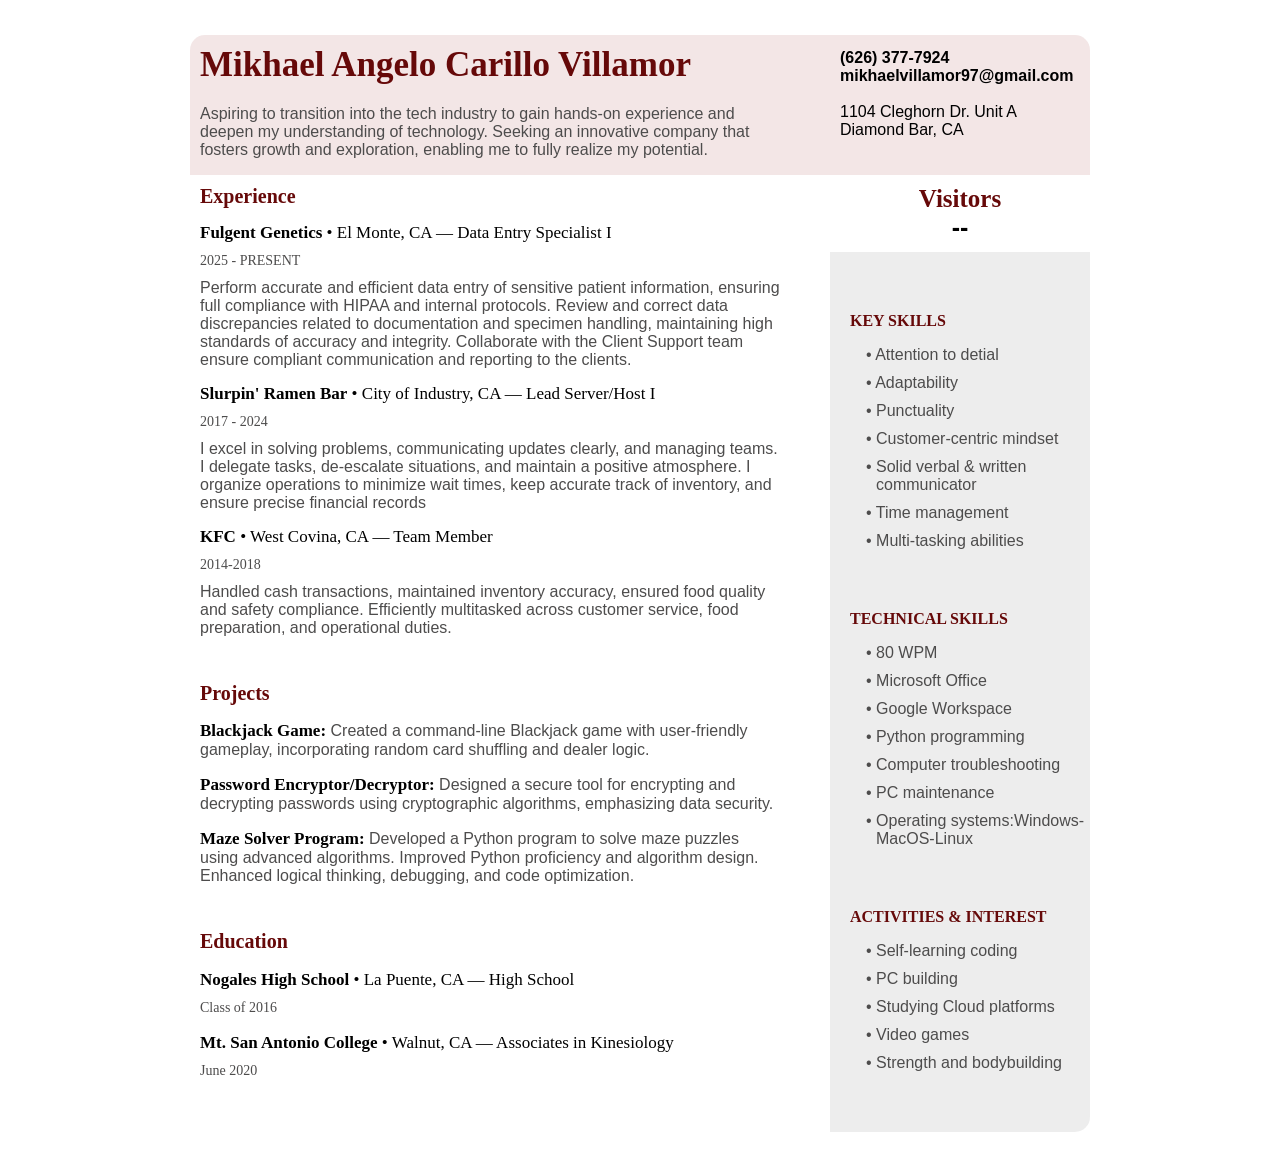
<file: website/index.html>
<!DOCTYPE html>
<html>
  <header>
    <title>Mikhael's Resume</title>

    <link rel="preconnect" href="https://fonts.googleapis.com">
    <link rel="preconnect" href="https://fonts.gstatic.com" crossorigin>
    <link href="https://fonts.googleapis.com/css2?family=Roboto:ital,wght@0,100..900;1,100..900&display=swap"
      rel="stylesheet">

  </header>
  <body>  
    <link rel="stylesheet" href="styles/general.css">
    <link rel="stylesheet" href="styles/Header.css">
    <link rel="stylesheet" href="styles/big body.css">
    <link rel="stylesheet" href="styles/left side.css">
    <link rel="stylesheet" href="styles/right side.css">


    <div class="header">
      <div class="intro-block">
        <nav class="name">
          Mikhael Angelo Carillo Villamor
        </nav>

        <nav class="intro-info">Aspiring to transition into the tech industry to gain hands-on experience and
        deepen my understanding of technology. Seeking an innovative company that
        fosters growth and exploration, enabling me to fully realize my potential.
        </nav>
      </div>

      <div class="personal-info-block">
        <nav class="contacts">
          (626) 377-7924
          mikhaelvillamor97@gmail.com
        </nav>
        <nav class="addy">
          1104 Cleghorn Dr. Unit A
          Diamond Bar, CA
        </nav>
      </div>
    </div>

    <main class="big-body">
      <div class="left-side">
        <div class="sec-1">
          <p class="sub-title">Experience</p>
          
          <nav class="work">
            <p class="jobtitle">
              <strong>Fulgent Genetics</strong> &bull; El Monte, CA &mdash; Data Entry Specialist I
            </p>
            <p class="duration">
              2025 - PRESENT
            </p>
            <p class="task">
              Perform accurate and efficient data entry of sensitive patient information,
              ensuring full compliance with HIPAA and internal protocols. Review and correct
              data discrepancies related to documentation and specimen handling,
              maintaining high standards of accuracy and integrity. Collaborate with the Client
              Support team ensure compliant communication and reporting to the clients.
            </p>
          </nav>
          
          <nav class="work">
            <p class="jobtitle">
              <strong>Slurpin' Ramen Bar</strong> &bull; City of Industry, CA &mdash; Lead Server/Host I
            </p>
            <p class="duration">
              2017 - 2024
            </p>
            <p class="task">
              I excel in solving problems, communicating updates clearly, and managing
              teams. I delegate tasks, de-escalate situations, and maintain a positive
              atmosphere. I organize operations to minimize wait times, keep accurate track
              of inventory, and ensure precise financial records
            </p>
          </nav>
          
          <nav class="work">
            <p class="jobtitle">
              <strong>KFC</strong> &bull; West Covina, CA &mdash; Team Member
            </p>
            <p class="duration">
              2014-2018
            </p>
            <p class="task">
              Handled cash transactions, maintained inventory accuracy, ensured food quality
              and safety compliance. Efficiently multitasked across customer service, food
              preparation, and operational duties.
            </p>
          </nav>
        </div>
        
        <div class="sec-2">
          <p class="sub-title">Projects</p>
          
          <p class="projects">
            <strong class="project-title">Blackjack Game:</strong> Created a command-line Blackjack game with user-friendly gameplay, incorporating random card shuffling and dealer logic.
          </p>
          <p class="projects">
            <strong class="project-title">Password Encryptor/Decryptor:</strong> Designed a secure tool for encrypting and decrypting passwords using cryptographic algorithms, emphasizing data security.
          </p>
          <p class="projects">
            <strong class="project-title">Maze Solver Program:</strong> Developed a Python program to solve maze puzzles using advanced algorithms. Improved Python proficiency and algorithm design. Enhanced logical thinking, debugging, and code optimization.
            
          </p>

        </div>

        <div class="sec-3">
          <p class="sub-title">Education</p>

          <p class="school">
            <strong>Nogales High School</strong> &bull; La Puente, CA &mdash; High School
          </p>
          <p class="duration">
            Class of 2016
          </p>

          <p class="school">
            <strong>Mt. San Antonio College</strong> &bull; Walnut, CA &mdash; Associates in Kinesiology
          </p>
          <p class="duration">
            June 2020
          </p>
        </div>
      </div>
      <div class="right-side">
        <nav class="views">
          Visitors
        </nav>
        <nav class="counter">
           --
        </nav>
        <nav class="r-sections">
          <p class="r-titles">KEY SKILLS</p>
          <div class="bullets">
            <p>&bull; Attention to detial</p>
            <p>&bull; Adaptability</p>
            <p>&bull; Punctuality</p>
            <p>&bull; Customer-centric mindset</p>
            <p>&bull; Solid verbal & written communicator</p>
            <p>&bull; Time management </p>
            <p>&bull; Multi-tasking abilities</p>
          </div>
        </nav>

        <nav class="r-sections">
          <p class="r-titles">TECHNICAL SKILLS</p>
          <div class="bullets">
            <p>&bull; 80 WPM</p>
            <p>&bull; Microsoft Office</p>
            <p>&bull; Google Workspace</p>
            <p>&bull; Python programming</p>
            <p>&bull; Computer troubleshooting</p>
            <p>&bull; PC maintenance</p>
            <p>&bull; Operating systems:Windows-MacOS-Linux</p>
          </div>
        </nav>

        <nav class="r-sections">
          <p class="r-titles">ACTIVITIES & INTEREST</p>
          <div class="bullets">
            <p>&bull; Self-learning coding</p>
            <p>&bull; PC building</p>
            <p>&bull; Studying Cloud platforms</p>
            <p>&bull; Video games</p>
            <p>&bull; Strength and bodybuilding</p>
          </div>
        </nav>
      </div>      

    </main>
    <script src="index.js"></script>
  </body>
</html>
</file>
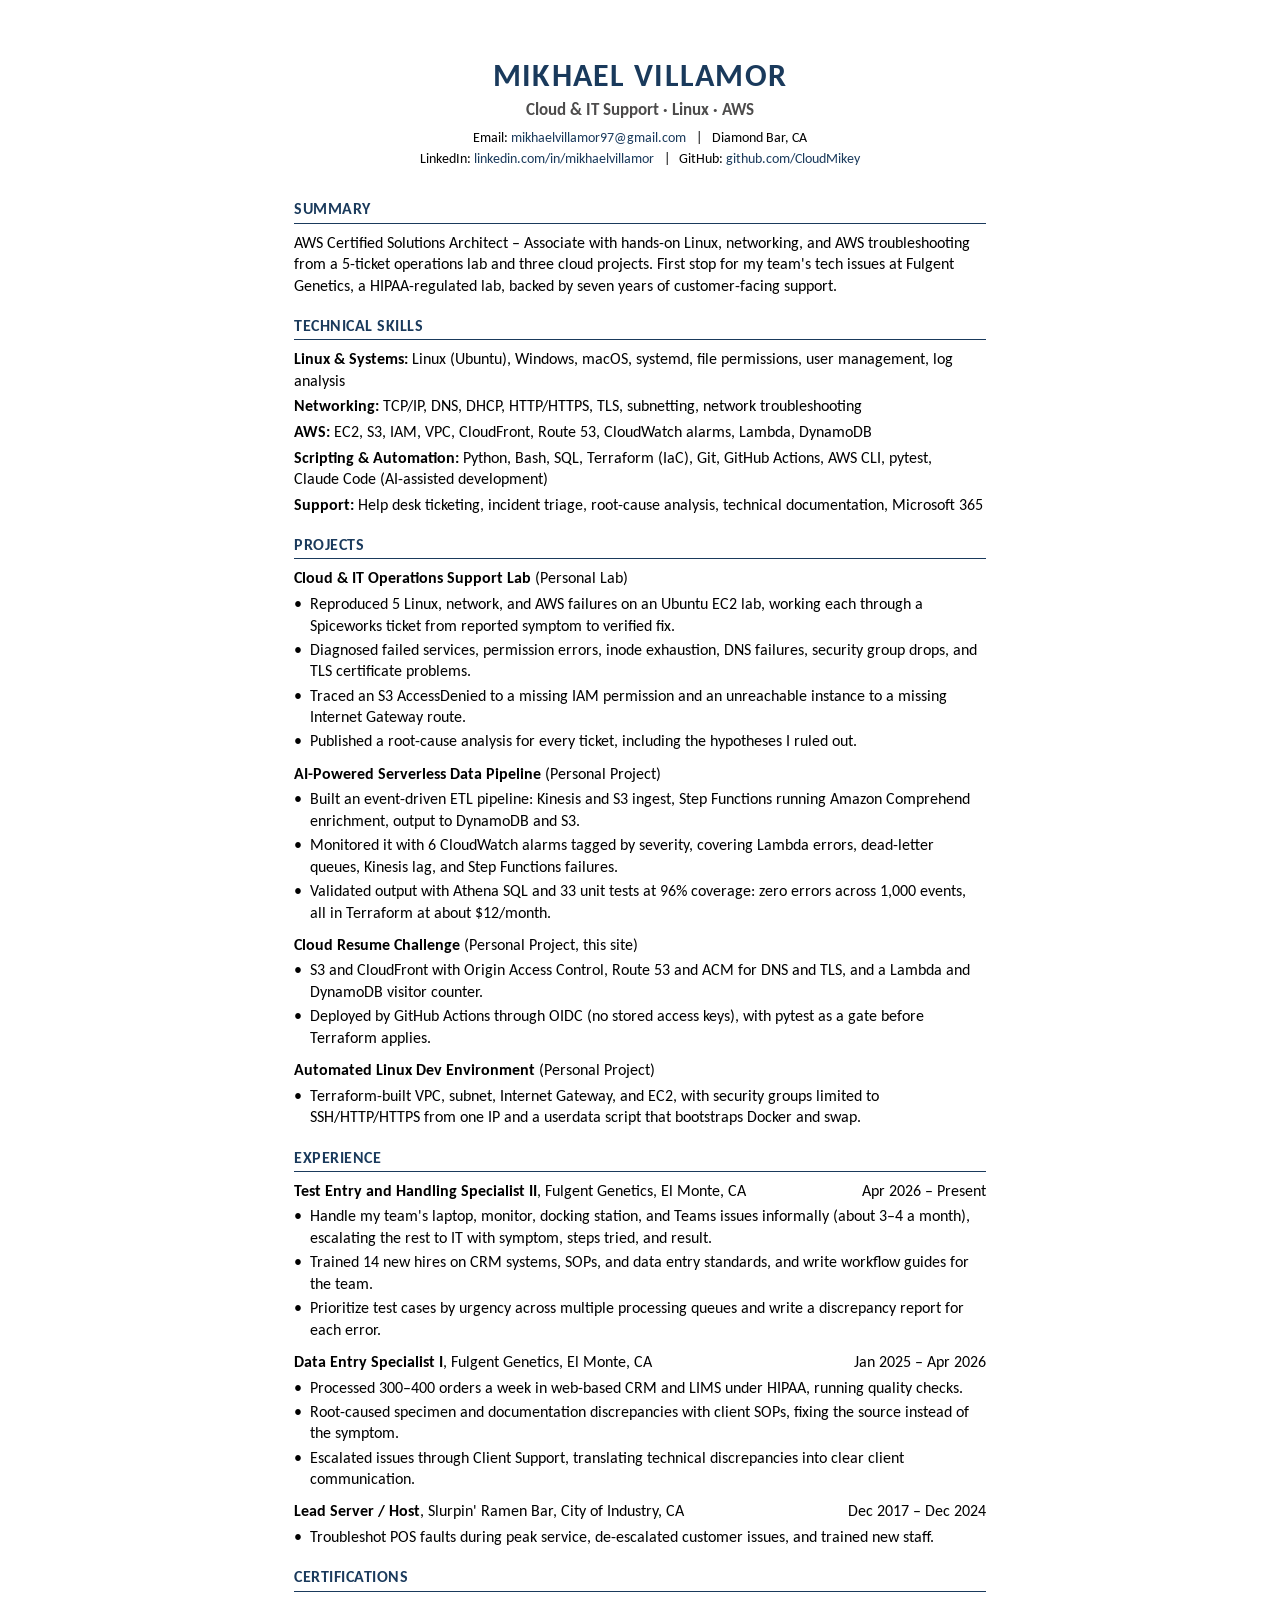
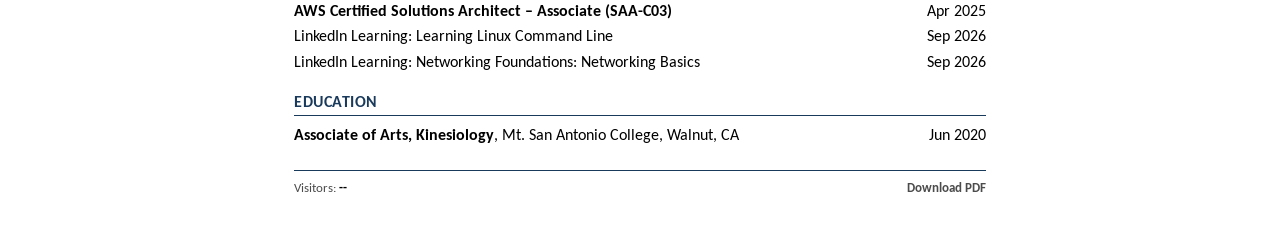
<file: frontend/website/index.html>
<!DOCTYPE html>
<html lang="en">
<head>
  <meta charset="UTF-8">
  <meta name="viewport" content="width=device-width, initial-scale=1.0">
  <title>Mikhael Villamor | Cloud &amp; IT Support · Linux · AWS</title>
  <meta name="description" content="Mikhael Villamor: AWS Certified Solutions Architect – Associate. Cloud and IT support, Linux, networking, and AWS troubleshooting.">

  <link rel="preconnect" href="https://fonts.googleapis.com">
  <link rel="preconnect" href="https://fonts.gstatic.com" crossorigin>
  <link href="https://fonts.googleapis.com/css2?family=Carlito:ital,wght@0,400;0,700;1,400&display=swap" rel="stylesheet">

  <link rel="stylesheet" href="styles/main.css">
</head>
<body>
  <main class="page">

    <header class="top">
      <h1>Mikhael Villamor</h1>
      <p class="tagline">Cloud &amp; IT Support · Linux · AWS</p>
      <p class="contact">
        <span class="item">Email: <a href="mailto:mikhaelvillamor97@gmail.com">mikhaelvillamor97@gmail.com</a></span>
        <span class="sep">|</span> <span class="item">Diamond Bar, CA</span>
      </p>
      <p class="contact">
        <span class="item">LinkedIn: <a href="https://www.linkedin.com/in/mikhaelvillamor/" target="_blank" rel="noopener">linkedin.com/in/mikhaelvillamor</a></span>
        <span class="sep">|</span> <span class="item">GitHub: <a href="https://github.com/CloudMikey" target="_blank" rel="noopener">github.com/CloudMikey</a></span>
      </p>
    </header>

    <section>
      <h2>Summary</h2>
      <p>AWS Certified Solutions Architect – Associate with hands-on Linux, networking, and AWS troubleshooting from a 5-ticket operations lab and three cloud projects. First stop for my team's tech issues at Fulgent Genetics, a HIPAA-regulated lab, backed by seven years of customer-facing support.</p>
    </section>

    <section>
      <h2>Technical Skills</h2>
      <p class="skill"><strong>Linux &amp; Systems:</strong> Linux (Ubuntu), Windows, macOS, systemd, file permissions, user management, log analysis</p>
      <p class="skill"><strong>Networking:</strong> TCP/IP, DNS, DHCP, HTTP/HTTPS, TLS, subnetting, network troubleshooting</p>
      <p class="skill"><strong>AWS:</strong> EC2, S3, IAM, VPC, CloudFront, Route 53, CloudWatch alarms, Lambda, DynamoDB</p>
      <p class="skill"><strong>Scripting &amp; Automation:</strong> Python, Bash, SQL, Terraform (IaC), Git, GitHub Actions, AWS CLI, pytest, Claude&nbsp;Code (AI-assisted development)</p>
      <p class="skill"><strong>Support:</strong> Help desk ticketing, incident triage, root-cause analysis, technical documentation, Microsoft 365</p>
    </section>

    <section>
      <h2>Projects</h2>

      <article>
        <h3>Cloud &amp; IT Operations Support Lab <span class="note">(Personal Lab)</span></h3>
        <ul class="task">
          <li><span class="dot">&bull;</span>Reproduced 5 Linux, network, and AWS failures on an Ubuntu EC2 lab, working each through a Spiceworks ticket from reported symptom to verified fix.</li>
          <li><span class="dot">&bull;</span>Diagnosed failed services, permission errors, inode exhaustion, DNS failures, security group drops, and TLS certificate problems.</li>
          <li><span class="dot">&bull;</span>Traced an S3 AccessDenied to a missing IAM permission and an unreachable instance to a missing Internet Gateway route.</li>
          <li><span class="dot">&bull;</span>Published a root-cause analysis for every ticket, including the hypotheses I ruled out.</li>
        </ul>
      </article>

      <article>
        <h3>AI-Powered Serverless Data Pipeline <span class="note">(Personal Project)</span></h3>
        <ul class="task">
          <li><span class="dot">&bull;</span>Built an event-driven ETL pipeline: Kinesis and S3 ingest, Step Functions running Amazon Comprehend enrichment, output to DynamoDB and S3.</li>
          <li><span class="dot">&bull;</span>Monitored it with 6 CloudWatch alarms tagged by severity, covering Lambda errors, dead-letter queues, Kinesis lag, and Step Functions failures.</li>
          <li><span class="dot">&bull;</span>Validated output with Athena SQL and 33 unit tests at 96% coverage: zero errors across 1,000 events, all in Terraform at about $12/month.</li>
        </ul>
      </article>

      <article>
        <h3>Cloud Resume Challenge <span class="note">(Personal Project, this site)</span></h3>
        <ul class="task">
          <li><span class="dot">&bull;</span>S3 and CloudFront with Origin Access Control, Route 53 and ACM for DNS and TLS, and a Lambda and DynamoDB visitor counter.</li>
          <li><span class="dot">&bull;</span>Deployed by GitHub Actions through OIDC (no stored access keys), with pytest as a gate before Terraform applies.</li>
        </ul>
      </article>

      <article>
        <h3>Automated Linux Dev Environment <span class="note">(Personal Project)</span></h3>
        <ul class="task">
          <li><span class="dot">&bull;</span>Terraform-built VPC, subnet, Internet Gateway, and EC2, with security groups limited to SSH/HTTP/HTTPS from one IP and a userdata script that bootstraps Docker and swap.</li>
        </ul>
      </article>
    </section>

    <section>
      <h2>Experience</h2>

      <article>
        <div class="entry-head">
          <h3>Test Entry and Handling Specialist II<span class="where">, Fulgent Genetics, El Monte, CA</span></h3>
          <span class="duration">Apr 2026 – Present</span>
        </div>
        <ul class="task">
          <li><span class="dot">&bull;</span>Handle my team's laptop, monitor, docking station, and Teams issues informally (about 3–4 a month), escalating the rest to IT with symptom, steps tried, and result.</li>
          <li><span class="dot">&bull;</span>Trained 14 new hires on CRM systems, SOPs, and data entry standards, and write workflow guides for the team.</li>
          <li><span class="dot">&bull;</span>Prioritize test cases by urgency across multiple processing queues and write a discrepancy report for each error.</li>
        </ul>
      </article>

      <article>
        <div class="entry-head">
          <h3>Data Entry Specialist I<span class="where">, Fulgent Genetics, El Monte, CA</span></h3>
          <span class="duration">Jan 2025 – Apr 2026</span>
        </div>
        <ul class="task">
          <li><span class="dot">&bull;</span>Processed 300–400 orders a week in web-based CRM and LIMS under HIPAA, running quality checks.</li>
          <li><span class="dot">&bull;</span>Root-caused specimen and documentation discrepancies with client SOPs, fixing the source instead of the symptom.</li>
          <li><span class="dot">&bull;</span>Escalated issues through Client Support, translating technical discrepancies into clear client communication.</li>
        </ul>
      </article>

      <article>
        <div class="entry-head">
          <h3>Lead Server / Host<span class="where">, Slurpin' Ramen Bar, City of Industry, CA</span></h3>
          <span class="duration">Dec 2017 – Dec 2024</span>
        </div>
        <ul class="task">
          <li><span class="dot">&bull;</span>Troubleshot POS faults during peak service, de-escalated customer issues, and trained new staff.</li>
        </ul>
      </article>
    </section>

    <section>
      <h2>Certifications</h2>
      <div class="entry-head line">
        <p><strong>AWS Certified Solutions Architect – Associate (SAA-C03)</strong></p>
        <span class="duration">Apr 2025</span>
      </div>
      <div class="entry-head line">
        <p>LinkedIn Learning: Learning Linux Command Line</p>
        <span class="duration">Sep 2026</span>
      </div>
      <div class="entry-head line">
        <p>LinkedIn Learning: Networking Foundations: Networking Basics</p>
        <span class="duration">Sep 2026</span>
      </div>
    </section>

    <section>
      <h2>Education</h2>
      <div class="entry-head line">
        <p><strong>Associate of Arts, Kinesiology</strong>, Mt. San Antonio College, Walnut, CA</p>
        <span class="duration">Jun 2020</span>
      </div>
    </section>

    <footer class="foot">
      <span>Visitors: <span class="counter">--</span></span>
      <a class="download" href="files/Mikhael_Villamor_Resume.pdf" download>Download PDF</a>
    </footer>

  </main>
  <script src="index.js"></script>
</body>
</html>
</file>
<file: website/styles/general.css>
body {
  background-color:white;
  margin: 0;
  padding: 35px;
  font-family: arial;
  width: 900px;
  min-width: 800px;
}

html,
body {
  height: 100%;
}

html {
  display: table;
  margin: auto;
}

body {
  display: table-cell;
  vertical-align: middle;
}
</file>
<file: website/styles/Header.css>
.header {
  display: grid;
  grid-template-columns: 1fr 260px;
  justify-content: space-between;
  height: 120px;
  margin-bottom: 0;
  background-color: rgba(229, 203, 203, 0.471);
  padding: 10px;
  border-top-left-radius: 15px;
  border-top-right-radius: 15px;
}

.intro-block {
  display: grid;
  grid-template-rows: 50px 1fr;
}

.name {
  font-size: 35px;
  color: rgb(102, 9, 9);
  font-weight: bold;
  font-family: 'Times New Roman';

}

.intro-info {
  padding-top: 10px;
  padding-right: 50px;
  color: rgb(77, 76, 76);
}


.personal-info-block {
  padding-left: 20px;
  padding-top: 4px;
}

.addy {
  margin-top: 18px;
}

.contacts {
  font-weight: bold;
}
</file>
<file: website/styles/big body.css>
.big-body {
  display: grid;
  grid-template-columns: 1fr 260px;
  justify-content: space-between;
}
</file>
<file: website/styles/left side.css>
.left-side {
  padding-right: 50px;
  padding-left: 10px;
  margin-top: 10px;
}

.sub-title {
  color: rgb(102, 9, 9);
  font-family: 'Times New Roman';
  font-weight: bold;
  font-size: 20px;
  margin: 0;
  margin-bottom: 15px;
}

.jobtitle {
  font-size: 17px;
  font-family: 'Times New Roman';
  margin: 0;
}

.duration {
  font-size: 14px;
  font-family: 'Times New Roman';
  margin-top: 10px;
  margin-bottom: 10px;
  
}

.task {
  margin-top: 0;
  margin-bottom: 15px;
}

.task, .duration, .projects {
  color: rgb(77, 76, 76);
}


/* prooject */
.sec-2 {
  margin-top: 45px;
  margin-bottom: 45px;
}

.project-title, .school {
  font-family: 'Times New Roman';
  color: black;
  font-size: 17px;
}


/* education */
.school {
  margin-bottom: 0;
  padding-bottom: -5px;
}
</file>
<file: website/styles/right side.css>
.right-side {
  padding-left: 20px;
  background-color: rgba(217, 217, 217, 0.471);
  border-bottom-right-radius: 15px;
}

.views {
  background-color: rgb(255, 255, 255);
  text-align: center;
  padding-top: 10px;
  margin-left: -20px;
  font-family: 'Times New Roman', Times, serif;
  font-weight: bold;
  font-size: 25px;
  color: rgb(102, 9, 9);
  
}

.counter {
  background-color: rgb(255, 255, 255);
  text-align: center;
  margin-left: -20px;
  padding-bottom: 10px;
  font-family: arial;
  font-weight: bold;
  font-size: 25px;
  color: black;
  
}

.r-titles {
  font-family: 'Times New Roman';
  font-weight: bold;
  color: rgb(102, 9, 9);
  margin-top: 60px;
}

.bullets {
  color: rgb(77, 76, 76);
  margin-bottom: 60px;
}

.bullets p {
  width: 100%; 
  max-width: 300px; 
  overflow-wrap: break-word;
  word-wrap: break-word;
  white-space: normal;
  overflow: hidden;
  margin: 10px;
  padding-inline-start: 1em;
  text-indent: -10px;
}
</file>
<file: frontend/website/styles/main.css>
:root {
  --text: #000000;
  --muted: rgb(77, 76, 76);   /* grey from the original site */
  --accent: #1a3a5c;          /* navy, same as the current live site */
}

* { box-sizing: border-box; }

body {
  margin: 0;
  background: #ffffff;
  color: var(--text);
  font-family: Calibri, Carlito, Arial, Helvetica, sans-serif;
  font-size: 12pt;
  line-height: 1.35;
  text-align: left;
}

.page {
  max-width: 8.5in;
  margin: 0 auto;
  padding: 0.6in 0.65in 0.4in;
}

a {
  color: var(--accent);
  text-decoration: none;
  transition: color 0.2s, text-decoration 0.2s;
}
a:hover { text-decoration: underline; }

/* Name and contact: centered, same as the PDF resumes */
.top {
  text-align: center;
  padding-bottom: 6pt;
}
h1 {
  margin: 0;
  font-size: 24pt;
  font-weight: 700;
  line-height: 1.1;
  text-transform: uppercase;
  letter-spacing: 0.04em;
  color: var(--accent);
}
.tagline { margin: 4pt 0 6pt; font-size: 12.5pt; font-weight: 700; color: var(--muted); }
.contact { margin: 0 0 2pt; font-size: 10.5pt; }
.sep { margin: 0 5pt; }
.item { white-space: nowrap; }  /* keeps each label with its value */

/* Sections: 12pt bold caps header, 1px rule under it */
section { margin-top: 14pt; }
h2 {
  margin: 0 0 6pt;
  padding-bottom: 2pt;
  border-bottom: 1px solid var(--accent);
  font-size: 12pt;
  font-weight: 700;
  text-transform: uppercase;
  letter-spacing: 0.03em;
  color: var(--accent);
}
section > p { margin: 0; }

/* Entries: title left, dates right on the same line */
article { margin-bottom: 8pt; }
article:last-child { margin-bottom: 0; }
.entry-head {
  display: flex;
  justify-content: space-between;
  align-items: baseline;
  flex-wrap: wrap;
  gap: 0 12pt;
}
.entry-head p { margin: 0; }
h3 { margin: 0; font-size: 12pt; font-weight: 700; }
.where, .note { font-weight: 400; }
.duration { white-space: nowrap; }
.line { margin-bottom: 3pt; }

/* Bullets: typed "•" kept as text (survives copy and PDF), hanging indent */
.task { margin: 3pt 0 0; padding: 0; list-style: none; }
.task li { margin: 0 0 2pt; padding-left: 1em; }
.dot { display: inline-block; width: 1em; margin-left: -1em; }

/* Skills: one plain line per category */
.skill { margin: 0 0 3pt; }

/* Visitor counter (screen only) */
.foot {
  margin-top: 18pt;
  padding-top: 6pt;
  border-top: 1px solid var(--accent);
  display: flex;
  justify-content: space-between;
  align-items: baseline;
  font-size: 10pt;
  color: var(--muted);
}
.counter { font-weight: 700; color: var(--text); }

/* Download PDF link: grey, turns navy on hover */
.download { color: var(--muted); font-weight: 700; }
.download:hover { color: var(--accent); text-decoration: none; }

/* Phones: 16px side gutter, contact items stack */
@media (max-width: 600px) {
  body { font-size: 11.5pt; }
  .page { padding: 24px 16px; }
  h1 { font-size: 20pt; }
  .duration { color: var(--muted); }
  .sep { display: none; }
  .item { display: block; }
}

/* Print / Save as PDF: all black, matches the tailored resume spec */
@media print {
  @page { size: letter; margin: 0.5in; }
  body { font-size: 11pt; line-height: 1.15; }
  .page { max-width: none; padding: 0; }
  h1 { font-size: 16pt; }
  .tagline { font-size: 11pt; margin: 2pt 0 4pt; }
  .contact { font-size: 10pt; }
  .top { padding-bottom: 4pt; }
  h1, h2, .tagline, a { color: #000000; }
  h2 { border-bottom-color: #000000; }
  section { margin-top: 8pt; }
  h2 { margin-bottom: 4pt; }
  article { margin-bottom: 5pt; }
  .task li { margin-bottom: 1pt; }
  .foot { display: none; }
  article, .skill { break-inside: avoid; }
}
</file>
